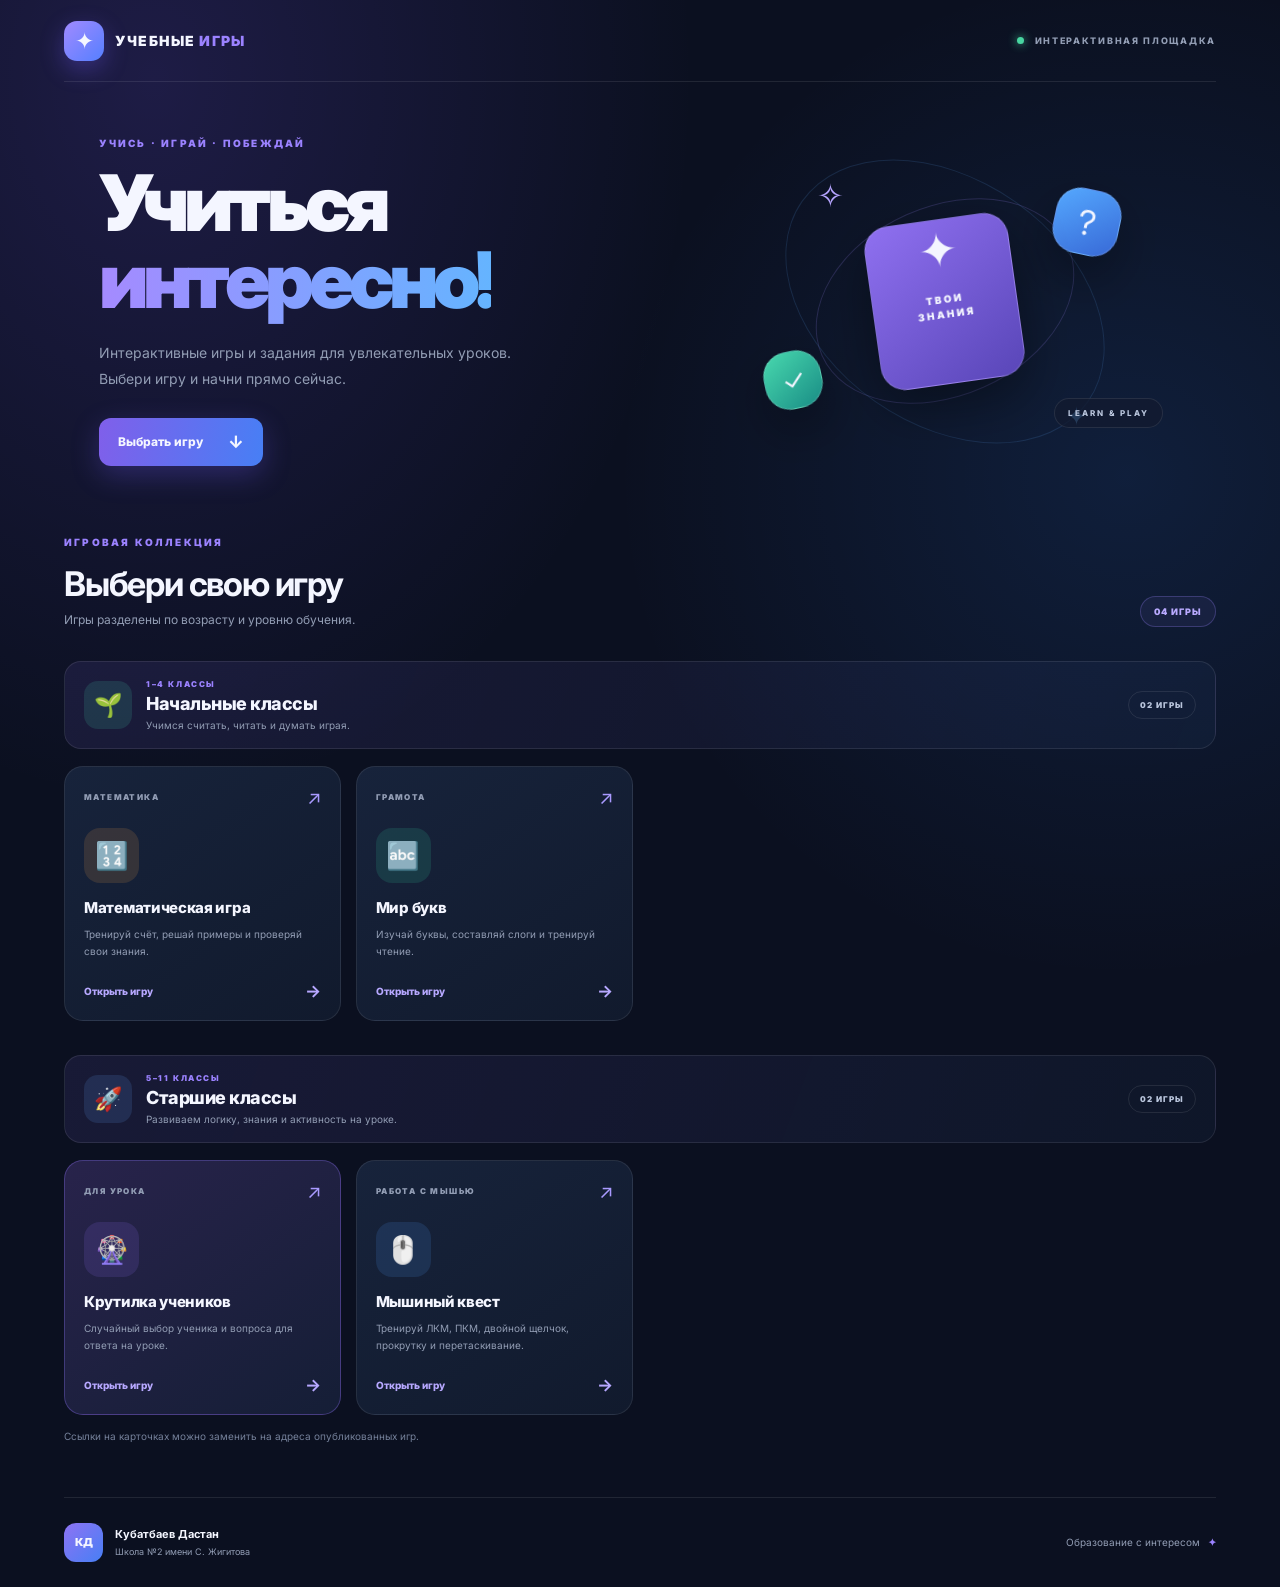
<file: index.html>
<!DOCTYPE html>
<html lang="ru">
<head>
  <meta charset="UTF-8">
  <meta name="viewport" content="width=device-width, initial-scale=1.0">
  <meta name="theme-color" content="#0b1020">
  <meta name="description" content="Интерактивные учебные игры для уроков. Кубатбаев Дастан, школа №2 имени С. Жигитова.">
  <title>Учебные игры | Кубатбаев Дастан</title>
  <link rel="stylesheet" href="assert/main-page.css">
</head>
<body>
  <div class="page-shell">
    <header class="topbar">
      <a class="brand" href="#" aria-label="Главная страница">
        <span class="brand-mark">✦</span>
        <span class="brand-name">УЧЕБНЫЕ<span>ИГРЫ</span></span>
      </a>
      <span class="topbar-label"><span class="live-dot"></span> ИНТЕРАКТИВНАЯ ПЛОЩАДКА</span>
    </header>

    <main>
      <section class="hero">
        <div class="hero-copy">
          <p class="eyebrow">УЧИСЬ · ИГРАЙ · ПОБЕЖДАЙ</p>
          <h1>Учиться<br><span>интересно!</span></h1>
          <p class="hero-description">
            Интерактивные игры и задания для увлекательных уроков.
            Выбери игру и начни прямо сейчас.
          </p>
          <a class="primary-link" href="#games">Выбрать игру <span>↓</span></a>
        </div>
        <div class="hero-art" aria-hidden="true">
          <div class="orbit orbit-one"></div>
          <div class="orbit orbit-two"></div>
          <div class="art-card card-purple">✦<small>ТВОИ<br>ЗНАНИЯ</small></div>
          <div class="art-card card-blue">?</div>
          <div class="art-card card-green">✓</div>
          <div class="art-star star-one">✧</div>
          <div class="art-star star-two">✦</div>
          <div class="art-pill">LEARN & PLAY</div>
        </div>
      </section>

      <section class="games-section" id="games">
        <div class="section-heading">
          <div>
            <p class="eyebrow">ИГРОВАЯ КОЛЛЕКЦИЯ</p>
            <h2>Выбери свою игру</h2>
            <p class="section-description">Игры разделены по возрасту и уровню обучения.</p>
          </div>
          <span class="games-count">04 ИГРЫ</span>
        </div>

        <section class="class-group" aria-labelledby="primary-title">
          <div class="class-heading">
            <div class="class-heading-icon primary-icon">🌱</div>
            <div>
              <p class="class-kicker">1–4 КЛАССЫ</p>
              <h3 id="primary-title">Начальные классы</h3>
              <p>Учимся считать, читать и думать играя.</p>
            </div>
            <span class="class-count">02 ИГРЫ</span>
          </div>

          <div class="games-grid">
            <a class="game-card" href="./math/index.html">
              <div class="game-topline">
                <span class="game-category">МАТЕМАТИКА</span>
                <span class="game-arrow">↗</span>
              </div>
              <div class="game-icon icon-orange">🔢</div>
              <h3>Математическая игра</h3>
              <p>Тренируй счёт, решай примеры и проверяй свои знания.</p>
              <span class="game-action">Открыть игру <b>→</b></span>
            </a>

            <a class="game-card" href="./alphabet/index.html">
              <div class="game-topline">
                <span class="game-category">ГРАМОТА</span>
                <span class="game-arrow">↗</span>
              </div>
              <div class="game-icon icon-green">🔤</div>
              <h3>Мир букв</h3>
              <p>Изучай буквы, составляй слоги и тренируй чтение.</p>
              <span class="game-action">Открыть игру <b>→</b></span>
            </a>
          </div>
        </section>

        <section class="class-group senior-group" aria-labelledby="senior-title">
          <div class="class-heading">
            <div class="class-heading-icon senior-icon">🚀</div>
            <div>
              <p class="class-kicker">5–11 КЛАССЫ</p>
              <h3 id="senior-title">Старшие классы</h3>
              <p>Развиваем логику, знания и активность на уроке.</p>
            </div>
            <span class="class-count">02 ИГРЫ</span>
          </div>

          <div class="games-grid">
            <a class="game-card featured" href="./classspin/index.html">
              <div class="game-topline">
                <span class="game-category">ДЛЯ УРОКА</span>
                <span class="game-arrow">↗</span>
              </div>
              <div class="game-icon icon-purple">🎡</div>
              <h3>Крутилка учеников</h3>
              <p>Случайный выбор ученика и вопроса для ответа на уроке.</p>
              <span class="game-action">Открыть игру <b>→</b></span>
            </a>

            <a class="game-card" href="./mouse_play/mouse_quest_30.html">
              <div class="game-topline">
                  <span class="game-category">РАБОТА С МЫШЬЮ</span>
                  <span class="game-arrow">↗</span>
              </div>
              <div class="game-icon icon-blue">🖱️</div>
              <h3>Мышиный квест</h3>
              <p>Тренируй ЛКМ, ПКМ, двойной щелчок, прокрутку и перетаскивание.</p>
              <span class="game-action">Открыть игру <b>→</b></span>
          </a>
          </div>
        </section>
        <p class="hint">Ссылки на карточках можно заменить на адреса опубликованных игр.</p>
      </section>
    </main>

    <footer class="footer">
      <div class="teacher">
        <div class="teacher-avatar">КД</div>
        <div>
          <strong>Кубатбаев Дастан</strong>
          <span>Школа №2 имени С. Жигитова</span>
        </div>
      </div>
      <span class="footer-note">Образование с интересом <b>✦</b></span>
    </footer>
  </div>
</body>
</html>
</file>
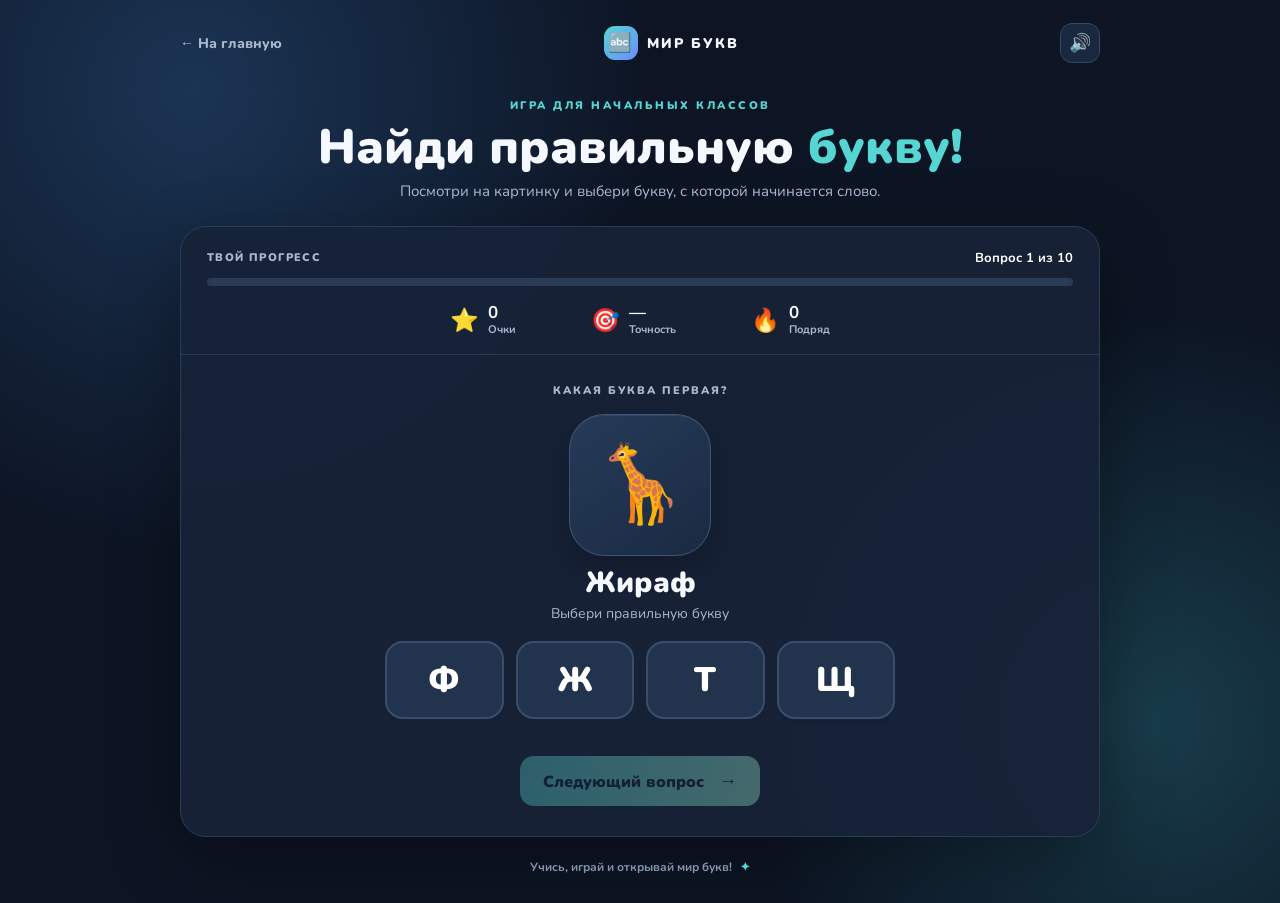
<file: alphabet/index.html>
<!DOCTYPE html>
<html lang="ru">
<head>
  <meta charset="UTF-8">
  <meta name="viewport" content="width=device-width, initial-scale=1.0">
  <meta name="theme-color" content="#101827">
  <title>Мир букв — Найди правильную букву</title>
  <link rel="stylesheet" href="style.css">
</head>
<body>
  <main class="app">
    <header class="topbar">
      <a class="back-link" href="../index.html">← На главную</a>
      <div class="brand"><span class="brand-icon">🔤</span><span>МИР БУКВ</span></div>
      <div class="sound-wrap">
        <button id="soundBtn" class="icon-btn" aria-label="Звук" title="Включить или выключить звук">🔊</button>
      </div>
    </header>

    <section class="hero">
      <div class="eyebrow">ИГРА ДЛЯ НАЧАЛЬНЫХ КЛАССОВ</div>
      <h1>Найди правильную <span>букву!</span></h1>
      <p>Посмотри на картинку и выбери букву, с которой начинается слово.</p>
    </section>

    <section class="game-card" aria-live="polite">
      <div class="game-meta">
        <div class="progress-label"><span>ТВОЙ ПРОГРЕСС</span><strong id="progressText">Вопрос 1 из 10</strong></div>
        <div class="progress-track"><div id="progressBar" class="progress-fill"></div></div>
        <div class="stats">
          <div class="stat"><span>⭐</span><div><strong id="score">0</strong><small>Очки</small></div></div>
          <div class="stat"><span>🎯</span><div><strong id="accuracy">—</strong><small>Точность</small></div></div>
          <div class="stat"><span>🔥</span><div><strong id="streak">0</strong><small>Подряд</small></div></div>
        </div>
      </div>

      <div class="question-area">
        <div class="instruction">КАКАЯ БУКВА ПЕРВАЯ?</div>
        <div class="picture" id="picture" role="img" aria-label="Картинка">🍎</div>
        <h2 id="word">Арбуз</h2>
        <p class="hint">Выбери правильную букву</p>
        <div id="answers" class="answers">
          <button class="answer">А</button><button class="answer">О</button>
          <button class="answer">И</button><button class="answer">У</button>
        </div>
        <div id="feedback" class="feedback" aria-live="assertive"> </div>
        <button id="nextBtn" class="next-btn" disabled>Следующий вопрос <span>→</span></button>
      </div>
    </section>

    <footer>Учись, играй и открывай мир букв! <span>✦</span></footer>
  </main>
  <script src="script.js"></script>
</body>
</html>
</file>
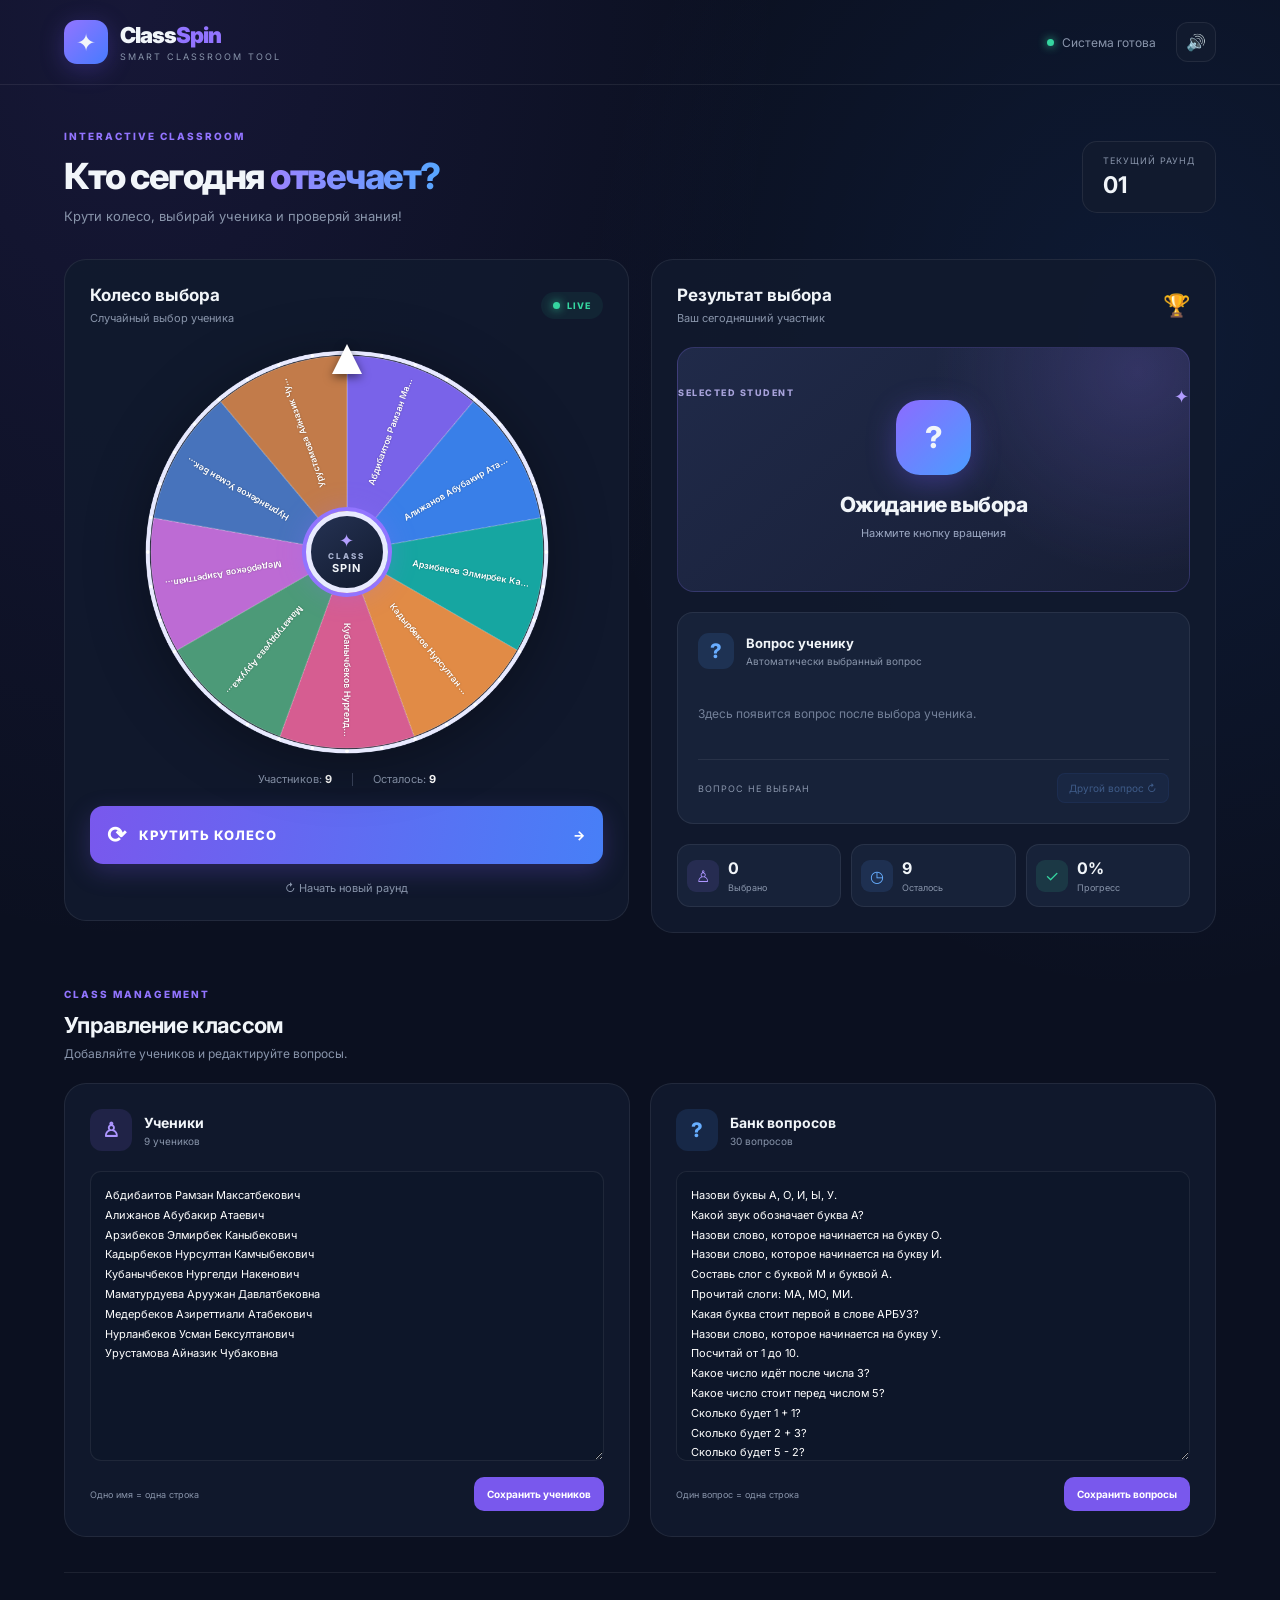
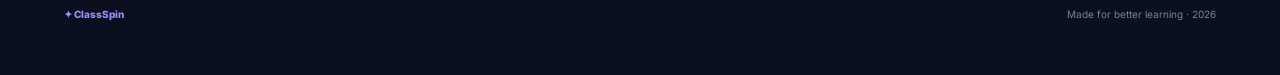
<file: classspin/index.html>
<!DOCTYPE html>
<html lang="ru">
<head>
    <meta charset="UTF-8">
    <meta name="viewport" content="width=device-width, initial-scale=1.0">
    <meta name="theme-color" content="#0b1020">
    <title>ClassSpin — Крутилка для уроков</title>
    <link rel="stylesheet" href="style.css">
</head>
<body>

<div class="app">

    <!-- HEADER -->
    <header class="header">
        <div class="brand">
            <div class="brand-icon">✦</div>
            <div>
                <h1>Class<span>Spin</span></h1>
                <p>SMART CLASSROOM TOOL</p>
            </div>
        </div>

        <div class="header-right">
            <div class="status">
                <span class="status-dot"></span>
                Система готова
            </div>
            <button class="icon-btn" id="soundToggle" title="Звук">🔊</button>
        </div>
    </header>

    <!-- MAIN -->
    <main class="main">

        <section class="intro">
            <div>
                <div class="eyebrow">INTERACTIVE CLASSROOM</div>
                <h2>Кто сегодня <span>отвечает?</span></h2>
                <p>Крути колесо, выбирай ученика и проверяй знания!</p>
            </div>

            <div class="round-info">
                <span>ТЕКУЩИЙ РАУНД</span>
                <strong id="roundNumber">01</strong>
            </div>
        </section>

        <div class="dashboard">

            <!-- LEFT: WHEEL -->
            <section class="wheel-section">

                <div class="section-heading">
                    <div>
                        <h3>Колесо выбора</h3>
                        <p>Случайный выбор ученика</p>
                    </div>
                    <div class="live-badge">
                        <span></span> LIVE
                    </div>
                </div>

                <div class="wheel-container" id="wheelContainer">

                    <div class="wheel-pointer"></div>

                    <canvas id="wheelCanvas" width="700" height="700">
                        Ваш браузер не поддерживает Canvas.
                    </canvas>

                    <div class="wheel-center">
                        <div class="center-star">✦</div>
                        <span>CLASS</span>
                        <strong>SPIN</strong>
                    </div>

                </div>

                <div class="wheel-counter">
                    <span>Участников: <strong id="totalCount">30</strong></span>
                    <span class="counter-divider"></span>
                    <span>Осталось: <strong id="remainingCount">30</strong></span>
                </div>

                <button class="spin-button" id="spinButton">
                    <span class="spin-icon">⟳</span>
                    <span>КРУТИТЬ КОЛЕСО</span>
                    <span class="spin-arrow">→</span>
                </button>

                <button class="reset-round" id="resetButton">
                    ↻ Начать новый раунд
                </button>

            </section>

            <!-- RIGHT: RESULTS -->
            <section class="result-section">

                <div class="section-heading">
                    <div>
                        <h3>Результат выбора</h3>
                        <p>Ваш сегодняшний участник</p>
                    </div>
                    <div class="result-icon">🏆</div>
                </div>

                <div class="student-card" id="studentCard">
                    <div class="card-top">
                        <span class="card-label">SELECTED STUDENT</span>
                        <span class="card-star">✦</span>
                    </div>

                    <div class="student-avatar" id="studentAvatar">?</div>

                    <div class="student-placeholder" id="studentName">
                        Ожидание выбора
                    </div>

                    <div class="student-subtitle" id="studentSubtitle">
                        Нажмите кнопку вращения
                    </div>
                </div>

                <!-- QUESTION -->
                <div class="question-card">
                    <div class="question-header">
                        <div class="question-symbol">?</div>
                        <div>
                            <h3>Вопрос ученику</h3>
                            <p>Автоматически выбранный вопрос</p>
                        </div>
                    </div>

                    <div class="question-content" id="questionContent">
                        <span class="question-empty">
                            Здесь появится вопрос после выбора ученика.
                        </span>
                    </div>

                    <div class="question-footer">
                        <span id="questionNumber">ВОПРОС НЕ ВЫБРАН</span>
                        <button id="nextQuestionButton" disabled>
                            Другой вопрос ↻
                        </button>
                    </div>
                </div>

                <!-- STATISTICS -->
                <div class="statistics">
                    <div class="stat-item">
                        <span class="stat-icon purple">♙</span>
                        <div>
                            <strong id="selectedCount">0</strong>
                            <span>Выбрано</span>
                        </div>
                    </div>

                    <div class="stat-item">
                        <span class="stat-icon blue">◷</span>
                        <div>
                            <strong id="leftCount">30</strong>
                            <span>Осталось</span>
                        </div>
                    </div>

                    <div class="stat-item">
                        <span class="stat-icon green">✓</span>
                        <div>
                            <strong id="progressPercent">0%</strong>
                            <span>Прогресс</span>
                        </div>
                    </div>
                </div>

            </section>

        </div>

        <!-- MANAGEMENT -->
        <section class="management">

            <div class="management-heading">
                <div>
                    <div class="eyebrow">CLASS MANAGEMENT</div>
                    <h2>Управление классом</h2>
                    <p>Добавляйте учеников и редактируйте вопросы.</p>
                </div>
            </div>

            <div class="management-grid">

                
                <!-- STUDENTS -->
                <div class="management-card">

                    <div class="management-title">
                        <div class="management-icon purple-bg">♙</div>
                        <div>
                            <h3>Ученики</h3>
                            <p id="studentListCount">30 учеников</p>
                        </div>
                    </div>

                    <div class="question-editor">
                        <textarea
                            id="studentsInput"
                            placeholder="Каждого ученика вводите с новой строки..."
                            spellcheck="false"
                        ></textarea>

                        <div class="editor-footer">
                            <span>Одно имя = одна строка</span>
                            <button id="saveStudentsButton">
                                Сохранить учеников
                            </button>
                        </div>
                    </div>

                </div>


                <!-- QUESTIONS -->
                <div class="management-card">

                    <div class="management-title">
                        <div class="management-icon blue-bg">?</div>
                        <div>
                            <h3>Банк вопросов</h3>
                            <p id="questionListCount">Вопросы для урока</p>
                        </div>
                    </div>

                    <div class="question-editor">
                        <textarea
                            id="questionsInput"
                            placeholder="Каждый вопрос вводите с новой строки..."
                            spellcheck="false"
                        ></textarea>

                        <div class="editor-footer">
                            <span>Один вопрос = одна строка</span>
                            <button id="saveQuestionsButton">
                                Сохранить вопросы
                            </button>
                        </div>
                    </div>

                </div>

            </div>
        </section>

        <footer class="footer">
            <span>✦ ClassSpin</span>
            <span>Made for better learning · 2026</span>
        </footer>

    </main>
</div>

<div class="toast" id="toast"></div>

<script src="script.js"></script>
</body>
</html>
</file>
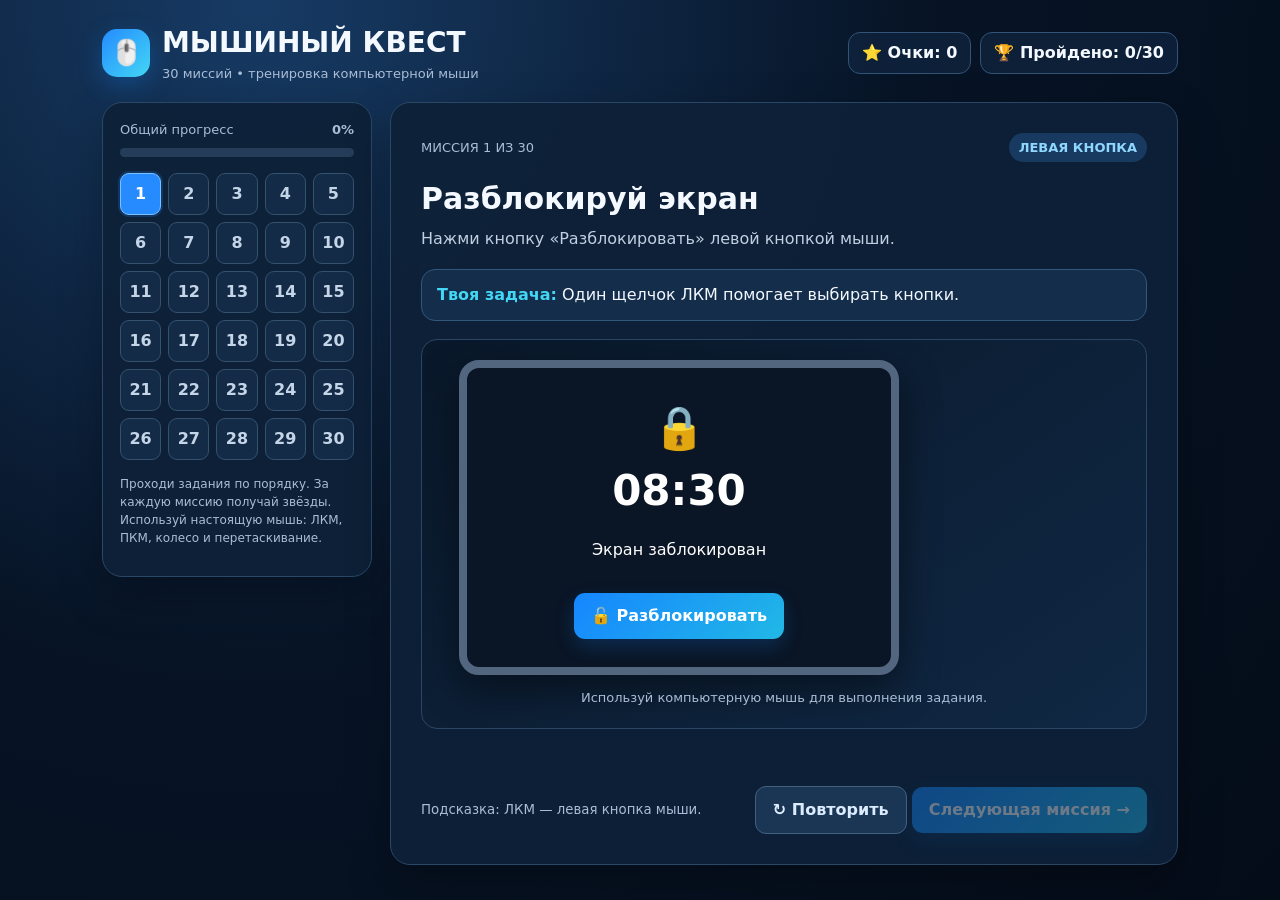
<file: mouse_play/mouse_quest_30.html>
<!DOCTYPE html>
<html lang="ru">
<head>
<meta charset="UTF-8">
<meta name="viewport" content="width=device-width, initial-scale=1.0">
<title>Мышиный квест — 30 заданий</title>
<style>
:root{--bg:#071426;--panel:#10243e;--panel2:#142d4d;--blue:#258bff;--cyan:#42d7f5;--text:#f4f8ff;--muted:#a9bdd6;--green:#35d39a;--yellow:#ffd166;--red:#ff6b75}
*{box-sizing:border-box}body{margin:0;min-height:100vh;background:radial-gradient(circle at 20% 0%,#173b65 0,#071426 48%,#040c18 100%);color:var(--text);font:16px/1.5 system-ui,-apple-system,Segoe UI,sans-serif}
button{font:inherit;cursor:pointer}.app{max-width:1120px;margin:auto;padding:22px}.top{display:flex;justify-content:space-between;align-items:center;gap:16px;margin-bottom:18px}.brand{display:flex;align-items:center;gap:12px}.logo{width:48px;height:48px;border-radius:15px;background:linear-gradient(135deg,var(--blue),var(--cyan));display:grid;place-items:center;font-size:25px;box-shadow:0 8px 25px #168bff44}.brand h1{font-size:clamp(20px,3vw,28px);margin:0}.brand p{margin:0;color:var(--muted);font-size:13px}.stats{display:flex;gap:9px;flex-wrap:wrap}.stat{background:#10243ecc;border:1px solid #315477;border-radius:12px;padding:8px 13px;font-weight:700}.layout{display:grid;grid-template-columns:270px 1fr;gap:18px}.sidebar,.main{background:#0d2038eF;border:1px solid #294766;border-radius:20px;box-shadow:0 18px 45px #0004}.sidebar{padding:17px;height:max-content}.progress-head{display:flex;justify-content:space-between;color:var(--muted);font-size:13px}.bar{height:9px;background:#263d59;border-radius:20px;overflow:hidden;margin:9px 0 16px}.bar span{display:block;height:100%;width:0;background:linear-gradient(90deg,var(--blue),var(--cyan));transition:.3s}.task-list{display:grid;grid-template-columns:repeat(5,1fr);gap:7px}.task-dot{border:1px solid #34516e;background:#142b47;color:#c5d5e8;border-radius:9px;padding:8px 0;font-weight:700}.task-dot.active{background:var(--blue);border-color:#7cc1ff;color:white;box-shadow:0 0 0 2px #258bff33}.task-dot.done{background:#14563f;border-color:#35d39a;color:#caffea}.task-dot:disabled{cursor:default}.side-note{font-size:12px;color:var(--muted);margin-top:15px}.main{padding:clamp(18px,3vw,30px);min-height:600px}.task-meta{display:flex;justify-content:space-between;align-items:center;gap:12px;color:var(--muted);font-size:13px}.tag{padding:5px 10px;border-radius:20px;background:#183a60;color:#8fd7ff;font-weight:700}.main h2{font-size:clamp(22px,3vw,30px);margin:14px 0 6px}.desc{color:#c0d0e3;margin:0 0 18px}.mission{background:#132d4b;border:1px solid #31577b;border-radius:14px;padding:13px 15px;margin-bottom:18px}.mission b{color:var(--cyan)}.stage{min-height:300px;background:linear-gradient(145deg,#09182a,#102844);border:1px solid #294765;border-radius:16px;padding:20px;display:grid;place-items:center;position:relative;overflow:hidden}.stage-inner{width:100%;max-width:650px;text-align:center}.hint{font-size:13px;color:var(--muted);margin-top:13px}.primary,.secondary{border:0;border-radius:11px;padding:11px 17px;font-weight:800}.primary{background:linear-gradient(135deg,#1686ff,#21b8e6);color:white;box-shadow:0 8px 20px #168bff33}.secondary{background:#1b3655;color:#dcecff;border:1px solid #426180}.primary:disabled{opacity:.4;cursor:not-allowed}.feedback{min-height:28px;margin-top:13px;font-weight:700;color:var(--yellow)}.feedback.good{color:var(--green)}.bottom{display:flex;justify-content:space-between;gap:10px;margin-top:16px;align-items:center}.bottom small{color:var(--muted)}.screen{width:min(100%,440px);border:8px solid #52677f;border-radius:20px;background:#0a1525;padding:28px 16px;color:white;box-shadow:0 15px 40px #0007}.screen .clock{font-size:42px;font-weight:800}.screen .lock{font-size:42px}.screen button{margin-top:15px}.target{display:inline-grid;place-items:center;min-width:58px;min-height:58px;padding:12px;border-radius:14px;background:#1b83e8;color:white;border:2px solid #9bd7ff;font-size:25px;user-select:none}.targets{display:flex;justify-content:center;gap:12px;flex-wrap:wrap}.tile{width:78px;height:78px;border-radius:13px;background:#193d60;border:2px solid #4a86b9;display:grid;place-items:center;font-size:28px;user-select:none}.tile.selected{background:#15583f;border-color:#35d39a}.dropzone{display:inline-grid;place-items:center;width:125px;height:105px;border:2px dashed #5f91bd;border-radius:15px;color:#a9bdd6;margin:8px}.draggable{display:inline-grid;place-items:center;width:70px;height:70px;border-radius:13px;background:#1686ff;font-size:28px;cursor:grab;touch-action:none;user-select:none}.track{height:180px;overflow-y:auto;text-align:left;background:#0a1728;border:1px solid #355575;border-radius:12px;padding:12px;max-width:420px;margin:auto}.track p{padding:13px;background:#142e4b;border-radius:9px;margin:8px 0}.choice{display:flex;gap:9px;justify-content:center;flex-wrap:wrap;margin:12px}.choice button{background:#1b3655;border:1px solid #456989;color:white;border-radius:10px;padding:10px 15px}.choice button.chosen{border-color:var(--green);background:#15583f}.meter{height:14px;max-width:360px;background:#273d58;border-radius:20px;margin:15px auto;overflow:hidden}.meter span{display:block;height:100%;width:0;background:var(--cyan)}.key{display:inline-block;border:1px solid #6885a4;border-bottom-width:3px;border-radius:6px;padding:2px 8px;background:#142d49;font-weight:800}.hidden{display:none!important}
@media(max-width:760px){.layout{grid-template-columns:1fr}.sidebar{order:2}.main{order:1;min-height:540px}.task-list{grid-template-columns:repeat(10,1fr)}.top{align-items:flex-start;flex-direction:column}.bottom{align-items:flex-start;flex-direction:column}}
</style>
</head>
<body>
<div class="app">
<header class="top">
 <div class="brand"><div class="logo">🖱️</div><div><h1>МЫШИНЫЙ КВЕСТ</h1><p>30 миссий • тренировка компьютерной мыши</p></div></div>
 <div class="stats"><div class="stat">⭐ Очки: <span id="score">0</span></div><div class="stat">🏆 Пройдено: <span id="done">0</span>/30</div></div>
</header>
<div class="layout">
 <aside class="sidebar">
  <div class="progress-head"><span>Общий прогресс</span><b id="percent">0%</b></div><div class="bar"><span id="progress"></span></div>
  <div class="task-list" id="taskList"></div>
  <p class="side-note">Проходи задания по порядку. За каждую миссию получай звёзды. Используй настоящую мышь: ЛКМ, ПКМ, колесо и перетаскивание.</p>
 </aside>
 <main class="main">
  <div class="task-meta"><span id="taskNum">МИССИЯ 1 ИЗ 30</span><span class="tag" id="category">ЛЕВАЯ КНОПКА</span></div>
  <h2 id="title">Разблокируй экран</h2>
  <p class="desc" id="description">Проверь, как работает щелчок левой кнопкой мыши.</p>
  <div class="mission"><b>Твоя задача:</b> <span id="mission">Нажми кнопку «Разблокировать» левой кнопкой мыши.</span></div>
  <section class="stage" id="stage"><div class="stage-inner"></div></section>
  <div class="feedback" id="feedback" aria-live="polite"></div>
  <div class="bottom"><small id="tip">Подсказка: ЛКМ — левая кнопка мыши.</small><div><button class="secondary" id="resetBtn">↻ Повторить</button> <button class="primary" id="nextBtn" disabled>Следующая миссия →</button></div></div>
 </main>
</div>
</div>
<script>
const $=s=>document.querySelector(s);
let current=0, score=0, completed=new Set(), cleanup=null, taskState={};
const tasks=[
["Разблокируй экран","Левая кнопка","Нажми кнопку «Разблокировать» левой кнопкой мыши.","Один щелчок ЛКМ помогает выбирать кнопки.","ЛКМ — левая кнопка мыши.", "unlock"],
["Открой приложение","Левая кнопка","Щёлкни один раз по значку папки.","Один щелчок выбирает объект.","Не нажимай два раза подряд.","single"],
["Запусти программу","Двойной щелчок","Дважды быстро щёлкни по значку компьютера.","Двойной щелчок обычно открывает файл или программу.","Два быстрых нажатия ЛКМ.","double"],
["Выбери правильный значок","Левая кнопка","Нажми на значок с изображением звезды.","ЛКМ выбирает нужный объект.","Выбери только ⭐.","pick"],
["Поставь отметку","Левая кнопка","Нажми на пустой квадрат, чтобы поставить галочку.","Щелчок меняет состояние переключателя.","Нужно включить флажок.","check"],
["Собери пару","Левая кнопка","Нажми сначала на мышь, затем на компьютер.","Щёлкай по двум подходящим карточкам.","Мышь работает с компьютером.","pair"],
["Открой контекстное меню","Правая кнопка","Нажми ПКМ по синему объекту.","Правая кнопка открывает контекстное меню.","Нажми правой кнопкой.","context"],
["Выбери команду","Правая кнопка","Открой меню правой кнопкой и выбери «Копировать».","В меню можно выбирать команды.","Сначала ПКМ, затем ЛКМ по команде.","menu"],
["Секретное меню","Правая кнопка","Нажми ПКМ по значку замка.","Попробуй открыть меню объекта.","ПКМ — правая кнопка мыши.","right"],
["Найди свойства","Правая кнопка","Открой меню правой кнопкой и выбери «Свойства».","Контекстное меню зависит от объекта.","Выбери «Свойства».","properties"],
["Прокрути вниз","Колёсико","Прокрути содержимое вниз до сообщения «Финиш».","Колёсико перемещает страницу вверх и вниз.","Прокручивай внутри окна.","scroll"],
["Поднимись наверх","Колёсико","Прокрути окно вверх до самого первого блока.","Колёсико помогает быстро возвращаться к началу.","Прокрути вверх.","up"],
["Найди спрятанное слово","Колёсико","Прокрути вниз и найди слово «ИНФОРМАТИКА».","Иногда нужная информация находится ниже.","Прокрути до нужного блока.","find"],
["Настрой масштаб","Колёсико","Удерживай Ctrl и прокрути колесо вверх.","Ctrl + колесо меняет масштаб во многих программах.","Удерживай Ctrl во время прокрутки.","zoom"],
["Прокрути список","Колёсико","Прокрути список до пункта №5.","Колёсико удобно для длинных списков.","Прокрути область списка.","list"],
["Передвинь файл","Перетаскивание","Зажми ЛКМ на файле, перетащи его в папку и отпусти.","Перетаскивание: зажать → переместить → отпустить.","Не просто щёлкни, а удерживай кнопку.","drag"],
["Собери пазл","Перетаскивание","Перетащи кусочек пазла в пустое место.","Перетаскивание помогает перемещать объекты.","Удерживай ЛКМ.","puzzle"],
["Перемести картинку","Перетаскивание","Перетащи картинку в рамку.","Попробуй переместить объект мышью.","Отпусти картинку внутри рамки.","image"],
["Расставь фигуры","Перетаскивание","Перетащи круг в круг, квадрат в квадрат.","Соедини предметы с подходящими местами.","Каждой фигуре — своё место.","shapes"],
["Сортировка файлов","Перетаскивание","Перетащи три файла в папки по цвету.","Перемещай каждый файл отдельно.","Синий — в синюю папку и т.д.","sort"],
["Точный щелчок","Точность","Нажми на маленькую движущуюся цель.","Наведи курсор точно на цель и нажми ЛКМ.","Не торопись.","target"],
["Попади по мишени","Точность","Нажми на все три мишени по очереди.","Тренируем точность указателя.","Попади в каждую мишень.","targets"],
["Выбери несколько объектов","Выделение","Нажми на три карточки, чтобы выделить их.","ЛКМ выбирает объекты.","Выдели все карточки.","multi"],
["Сними выделение","Выделение","Нажми на пустое место, чтобы снять выделение.","Щелчок по пустому месту часто снимает выбор.","Кликни вне карточек.","deselect"],
["Переключи переключатель","Левая кнопка","Нажми на переключатель, чтобы включить свет.","Щелчком можно включать и выключать настройки.","Сделай переключатель зелёным.","toggle"],
["Удержи и выдели","Перетаскивание","Зажми ЛКМ и протяни рамку вокруг трёх звёзд.","Так можно выделять группу объектов.","Начни с пустого места и протяни.","marquee"],
["Прокрути и выбери","Колёсико + ЛКМ","Найди в списке слово «ГОТОВО» и нажми на него.","Сначала прокрутка, затем щелчок.","Два действия подряд.","scrollpick"],
["Правая кнопка — меню","Правая кнопка","Открой меню и выбери «Переименовать».","Используй контекстное меню.","ПКМ, затем ЛКМ по команде.","rename"],
["Мышиный марафон","Все действия","Открой меню ПКМ, выбери «Старт», затем прокрути вниз и нажми финиш.","Применяй несколько навыков вместе.","ПКМ → команда → колесо → ЛКМ.","marathon"],
["Мастер мыши","Финальная миссия","Разблокируй экран, перетащи ключ к замку и нажми финиш.","Ты освоил основные действия с компьютерной мышью!","Используй ЛКМ, ПКМ и перетаскивание.","final"]
];
function setFeedback(t,good=false){$("#feedback").textContent=t;$("#feedback").className="feedback"+(good?" good":"")}
function win(msg="Отлично! Миссия выполнена. ⭐"){if(completed.has(current))return;completed.add(current);score+=10;$("#score").textContent=score;$("#done").textContent=completed.size;$("#nextBtn").disabled=false;setFeedback(msg,true);renderList()}
function renderList(){let p=completed.size/30*100;$("#progress").style.width=p+"%";$("#percent").textContent=Math.round(p)+"%";$("#taskList").innerHTML=tasks.map((t,i)=>`<button class="task-dot ${i===current?"active":""} ${completed.has(i)?"done":""}" ${i>0&&!completed.has(i-1)?"disabled":""} data-i="${i}" title="${t[0]}">${completed.has(i)?"✓":i+1}</button>`).join("");document.querySelectorAll(".task-dot").forEach(b=>b.onclick=()=>{let i=+b.dataset.i;if(i===0||completed.has(i-1))load(i)})}
function stage(html){$("#stage").innerHTML=`<div class="stage-inner">${html}</div>`}
function button(text,fn,cls="primary"){let b=document.createElement("button");b.className=cls;b.textContent=text;b.onclick=fn;return b}
function addClick(el,fn){el.addEventListener("click",fn)}
function drag(el,zone,fn){el.draggable=true;el.addEventListener("dragstart",e=>{e.dataTransfer.setData("text/plain","yes")});zone.addEventListener("dragover",e=>e.preventDefault());zone.addEventListener("drop",e=>{e.preventDefault();fn()})}
function load(i=current){if(cleanup)cleanup();cleanup=null;taskState={};current=i;let t=tasks[i];$("#taskNum").textContent=`МИССИЯ ${i+1} ИЗ 30`;$("#category").textContent=t[1].toUpperCase();$("#title").textContent=t[0];$("#description").textContent=t[2];$("#mission").textContent=t[3];$("#tip").textContent="Подсказка: "+t[4];$("#nextBtn").disabled=!completed.has(i);setFeedback("");renderList();build(t[5])}
function finishIf(cond,msg){if(cond)win(msg)}
function build(type){
const center='<div class="hint">Используй компьютерную мышь для выполнения задания.</div>';
switch(type){
case"unlock":stage(`<div class="screen"><div class="lock">🔒</div><div class="clock">08:30</div><p>Экран заблокирован</p><button class="primary" id="unlock">🔓 Разблокировать</button></div>${center}`);$("#unlock").onclick=()=>win("Экран разблокирован! Отличный щелчок ЛКМ.");break;
case"single":stage(`<div class="target" id="folder">📁</div><p>Нажми один раз на папку</p>${center}`);$("#folder").onclick=()=>win("Папка выбрана одним щелчком!");break;
case"double":stage(`<div class="target" id="pc">🖥️</div><p>Дважды быстро щёлкни по компьютеру</p>`);let n=0,last=0;$("#pc").onclick=()=>{let now=Date.now();n=now-last<550?n+1:1;last=now;if(n>=2)win("Программа открыта двойным щелчком!")};break;
case"pick":stage(`<div class="targets">${["🍎","⭐","🚀","🎈"].map(x=>`<button class="target pick">${x}</button>`).join("")}</div><p>Выбери звезду ⭐</p>`);document.querySelectorAll(".pick").forEach(b=>b.onclick=()=>b.textContent==="⭐"?win("Верно! Ты выбрал нужный значок."):setFeedback("Это не звезда. Попробуй ещё раз."));break;
case"check":stage(`<button class="secondary" id="check" style="font-size:28px">□</button><p>Нажми на квадрат, чтобы поставить галочку</p>`);$("#check").onclick=()=>{$("#check").textContent="☑";win("Галочка поставлена!")};break;
case"pair":stage(`<div class="targets"><button class="tile pair" data-v="mouse">🖱️</button><button class="tile pair" data-v="pc">💻</button><button class="tile pair" data-v="ball">⚽</button></div><p>Нажми на мышь, затем на компьютер</p>`);let first="";document.querySelectorAll(".pair").forEach(b=>b.onclick=()=>{if(!first){first=b.dataset.v;b.classList.add("selected")}else if(first==="mouse"&&b.dataset.v==="pc")win("Пара найдена!");else{first="";document.querySelectorAll(".pair").forEach(x=>x.classList.remove("selected"));setFeedback("Не та пара. Попробуй снова.")}});break;
case"context":case"right":stage(`<div class="target" id="rightObj">🧰</div><p>Нажми по объекту ПРАВОЙ кнопкой мыши</p><div id="contextMenu" class="choice hidden"><span>📄 Открыть</span><span>📋 Копировать</span></div>`);$("#rightObj").oncontextmenu=e=>{e.preventDefault();$("#contextMenu").classList.remove("hidden");win("Контекстное меню открыто правой кнопкой!")};break;
case"menu":case"properties":case"rename":stage(`<div class="target" id="menuObj">📁</div><p>Нажми ПКМ, затем выбери команду</p><div class="choice hidden" id="menuChoices">${(type==="menu"?["Открыть","Копировать","Удалить"]:type==="properties"?["Переименовать","Свойства","Удалить"]:["Открыть","Переименовать","Удалить"]).map(x=>`<button>${x}</button>`).join("")}</div>`);$("#menuObj").oncontextmenu=e=>{e.preventDefault();$("#menuChoices").classList.remove("hidden")};document.querySelectorAll("#menuChoices button").forEach(b=>b.onclick=()=>{let wanted=type==="menu"?"Копировать":type==="properties"?"Свойства":"Переименовать";if(b.textContent===wanted)win("Правильная команда выбрана!");else setFeedback("Выбери другую команду.")});break;
case"scroll":case"up":case"find":case"list":case"scrollpick":stage(`<div class="track" id="scrollBox">${Array.from({length:12},(_,j)=>`<p>${type==="find"&&j===10?"🔎 ИНФОРМАТИКА":type==="list"&&j===4?"Пункт №5":type==="scrollpick"&&j===10?"<button id='ready'>ГОТОВО</button>":type==="scroll"&&j===11?"🏁 ФИНИШ":`Блок информации №${j+1} — прокручивай список`}</p>`).join("")}</div><p>${type==="up"?"Прокрути до самого верха":type==="find"?"Найди слово ИНФОРМАТИКА":type==="list"?"Найди пункт №5":type==="scrollpick"?"Найди и нажми ГОТОВО":"Прокрути до ФИНИША"}</p>`);let box=$("#scrollBox");if(type==="up"){box.scrollTop=box.scrollHeight;box.onscroll=()=>{if(box.scrollTop<5)win("Ты вернулся в начало!")}}else if(type==="scroll"){box.onscroll=()=>{if(box.scrollTop+box.clientHeight>=box.scrollHeight-5)win("Финиш найден!")}}else if(type==="find"||type==="list"){box.onscroll=()=>{let target=type==="find"?"ИНФОРМАТИКА":"Пункт №5";if(box.innerText.includes(target)&&box.scrollTop>30)win("Нужная информация найдена!")}}else{box.onscroll=()=>{let r=$("#ready");if(r)r.onclick=()=>win("Ты нашёл и выбрал ГОТОВО!")}}break;
case"zoom":stage(`<div class="screen"><p>Размер текста</p><div id="zoomText" style="font-size:16px">Учиться работать с мышью интересно!</div><p>Удерживай Ctrl и прокрути колесо вверх</p></div>`);let z=0;document.addEventListener("wheel",function(e){if(e.ctrlKey&&e.deltaY<0){z++;$("#zoomText").style.fontSize=(16+z*3)+"px";if(z>=2)win("Масштаб увеличен сочетанием Ctrl + колесо!")}}, {passive:true});cleanup=()=>{};break;
case"drag":case"image":case"puzzle":case"shapes":case"sort":stage(`<div class="targets"><div class="draggable" id="dragItem">${type==="image"?"🖼️":type==="puzzle"?"🧩":type==="shapes"?"🔵":type==="sort"?"🔵":"📄"}</div><div class="dropzone" id="dropZone">${type==="image"?"🖼️ Рамка":type==="puzzle"?"Пазл":type==="shapes"?"Круг":type==="sort"?"Синяя папка":"📁 Папка"}</div></div><p>Зажми объект ЛКМ, перетащи в нужное место и отпусти</p>`);drag($("#dragItem"),$("#dropZone"),()=>{ $("#dropZone").style.background="#14563f";win("Объект успешно перемещён!")});break;
case"target":case"targets":stage(`<div class="targets">${Array.from({length:type==="target"?1:3},(_,j)=>`<button class="target hit" style="font-size:${type==="target"?18:25}px">🎯</button>`).join("")}</div><p>Попади по ${type==="target"?"цели":"всем трём мишеням"}</p>`);let hits=0;document.querySelectorAll(".hit").forEach(b=>b.onclick=()=>{if(b.disabled)return;b.disabled=true;b.textContent="✓";hits++;if(hits===(type==="target"?1:3))win("Меткость отличная! Все цели поражены.")});break;
case"multi":stage(`<div class="targets">${["🍀","⭐","💎"].map(x=>`<button class="tile multi">${x}</button>`).join("")}</div><p>Выдели все три карточки</p>`);let c=0;document.querySelectorAll(".multi").forEach(b=>b.onclick=()=>{if(!b.classList.contains("selected")){b.classList.add("selected");c++}if(c===3)win("Все три объекта выделены!")});break;
case"deselect":stage(`<div class="targets"><button class="tile selected">📄</button><button class="tile selected">📁</button></div><p>Нажми на свободное место внутри поля</p><div id="blank" style="height:75px;border:2px dashed #456989;border-radius:12px;margin:12px"></div>`);$("#blank").onclick=()=>{document.querySelectorAll(".tile").forEach(x=>x.classList.remove("selected"));win("Выделение снято!")};break;
case"toggle":stage(`<button id="switch" class="secondary" style="font-size:26px">⚫ ВЫКЛ</button><p>Включи свет щелчком</p>`);$("#switch").onclick=()=>{$("#switch").textContent="🟢 ВКЛ";$("#switch").style.background="#14563f";win("Свет включён!")};break;
case"marquee":stage(`<div class="targets">${["⭐","⭐","⭐"].map(x=>`<span class="target">${x}</span>`).join("")}</div><p>Нажми и протяни рамку мышью вокруг звёзд</p><div id="marqueeArea" style="height:85px;border:2px dashed #456989;border-radius:12px;margin:12px;display:grid;place-items:center">Поле выделения</div>`);let area=$("#marqueeArea"),down=false;area.onmousedown=()=>down=true;area.onmouseup=()=>{if(down){down=false;area.style.background="#14563f";win("Группа объектов выделена!")}};break;
case"marathon":case"final":stage(`<div class="screen"><div class="lock">🔒</div><p>Финальное испытание</p><button id="start" class="primary">Старт</button><div id="finalZone" class="hidden"><div class="targets"><div id="key" class="draggable">🔑</div><div id="lockZone" class="dropzone">🔒 Замок</div></div><button id="finish" class="secondary">ФИНИШ</button></div><div id="marathonMenu" class="choice hidden"><button id="go">Продолжить</button></div></div>`);$("#start").onclick=()=>{if(type==="marathon"){$("#marathonMenu").classList.remove("hidden");$("#go").onclick=()=>{$("#finalZone").classList.remove("hidden");$("#marathonMenu").classList.add("hidden");drag($("#key"),$("#lockZone"),()=>{$("#lockZone").textContent="🔓";taskState.key=true;setFeedback("Замок открыт! Теперь нажми ФИНИШ.")})}}else $("#finalZone").classList.remove("hidden")};drag($("#key"),$("#lockZone"),()=>{$("#lockZone").textContent="🔓";taskState.key=true;setFeedback("Замок открыт! Нажми ФИНИШ.")});$("#finish").onclick=()=>taskState.key?win("Поздравляем! Ты стал Мастером компьютерной мыши! 🏆"):setFeedback("Сначала перетащи ключ к замку!");break;
}
}
$("#nextBtn").onclick=()=>{if(current<29)load(current+1);else{stage(`<div style="font-size:70px">🏆</div><h2>Ты — Мастер мыши!</h2><p>Все 30 миссий пройдены. Ты умеешь пользоваться ЛКМ, ПКМ, колесом прокрутки и перетаскиванием.</p><button class="primary" id="again">Пройти заново</button>`);$("#taskNum").textContent="КВЕСТ ЗАВЕРШЁН";$("#category").textContent="ПОБЕДА";$("#title").textContent="Поздравляем!";$("#description").textContent="Ты успешно прошёл все испытания.";$("#mission").textContent="Ты настоящий мастер компьютерной мыши!";$("#again").onclick=()=>{completed.clear();score=0;$("#score").textContent=0;$("#done").textContent=0;load(0)}}};
$("#resetBtn").onclick=()=>load(current);
load(0);
</script>
</body>
</html>
</file>
<file: assert/main-page.css>
@import url('https://fonts.googleapis.com/css2?family=Inter:wght@400;500;600;700;800;900&display=swap');

:root {
  --bg: #0b1020;
  --surface: #121b30;
  --surface-hover: #192640;
  --text: #f4f6ff;
  --muted: #929db4;
  --purple: #9b82ff;
  --blue: #62a9ff;
  --line: rgba(255,255,255,.09);
}

* { box-sizing: border-box; margin: 0; padding: 0; }

html { scroll-behavior: smooth; }

body {
  min-height: 100vh;
  color: var(--text);
  font-family: Inter, Arial, sans-serif;
  background:
    radial-gradient(ellipse at 12% 5%, rgba(123,87,255,.17), transparent 34%),
    radial-gradient(ellipse at 88% 30%, rgba(49,137,255,.12), transparent 32%),
    var(--bg);
}

a { color: inherit; text-decoration: none; }

.page-shell { width: min(1160px, 90%); margin: 0 auto; }

.topbar {
  height: 82px;
  display: flex;
  align-items: center;
  justify-content: space-between;
  border-bottom: 1px solid var(--line);
}

.brand { display: flex; align-items: center; gap: 11px; }
.brand-mark {
  width: 40px; height: 40px; display: grid; place-items: center;
  border-radius: 13px; font-size: 23px;
  background: linear-gradient(135deg, #a18aff, #557fff);
  box-shadow: 0 8px 25px #765cff55;
}
.brand-name { font-size: 14px; font-weight: 900; letter-spacing: 1.2px; }
.brand-name span { color: var(--purple); margin-left: 4px; }
.topbar-label { color: var(--muted); font-size: 9px; font-weight: 800; letter-spacing: 1.7px; }
.live-dot { display: inline-block; width: 7px; height: 7px; margin-right: 7px; border-radius: 50%; background: #48d6a1; box-shadow: 0 0 10px #48d6a1; }

.hero {
  min-height: 390px; display: grid; grid-template-columns: 1.1fr .9fr;
  align-items: center; gap: 30px; padding: 55px 3% 45px;
}
.eyebrow { color: var(--purple); font-size: 10px; font-weight: 900; letter-spacing: 2.2px; margin-bottom: 15px; }
.hero h1 { font-size: clamp(48px, 7vw, 78px); line-height: .99; letter-spacing: -5px; font-weight: 900; }
.hero h1 span {
  background: linear-gradient(90deg, #a58aff, #65b4ff);
  -webkit-background-clip: text; background-clip: text; color: transparent;
}
.hero-description { max-width: 440px; margin-top: 22px; color: var(--muted); font-size: 14px; line-height: 1.8; }
.primary-link {
  display: inline-flex; align-items: center; gap: 25px; margin-top: 27px;
  padding: 14px 19px; border-radius: 12px; font-size: 12px; font-weight: 800;
  background: linear-gradient(100deg, #805fea, #477ff5);
  box-shadow: 0 9px 28px #765cff44; transition: transform .2s, box-shadow .2s;
}
.primary-link:hover { transform: translateY(-3px); box-shadow: 0 13px 32px #765cff66; }
.primary-link span { font-size: 17px; }

.hero-art { height: 300px; position: relative; display: grid; place-items: center; }
.orbit { position: absolute; border: 1px solid #9d8aff30; border-radius: 50%; transform: rotate(-24deg); }
.orbit-one { width: 270px; height: 190px; }
.orbit-two { width: 350px; height: 245px; transform: rotate(35deg); border-color: #65aaff25; }
.art-card {
  position: absolute; display: grid; place-items: center; border: 1px solid #ffffff28;
  border-radius: 25px; box-shadow: 0 20px 55px #0006; backdrop-filter: blur(12px);
}
.card-purple {
  width: 145px; height: 165px; z-index: 2; font-size: 48px;
  background: linear-gradient(145deg, #8f70f0, #5946b8);
  transform: rotate(-8deg); display: flex; flex-direction: column; gap: 13px;
}
.card-purple small { font-size: 10px; font-weight: 900; letter-spacing: 2px; text-align: center; line-height: 1.5; }
.card-blue { width: 66px; height: 66px; right: 13%; top: 38px; background: linear-gradient(145deg, #55a9ff, #3768d6); font-size: 34px; transform: rotate(12deg); }
.card-green { width: 58px; height: 58px; left: 12%; bottom: 42px; background: linear-gradient(145deg, #48d8ae, #198d85); font-size: 27px; transform: rotate(-12deg); }
.art-star { position: absolute; color: #b6a5ff; }
.star-one { top: 25px; left: 23%; font-size: 32px; }
.star-two { bottom: 20px; right: 20%; color: #70b9ff; font-size: 25px; }
.art-pill { position: absolute; bottom: 23px; right: 4%; padding: 9px 13px; border: 1px solid var(--line); border-radius: 30px; color: #b9c5dc; background: #121b30cc; font-size: 8px; font-weight: 800; letter-spacing: 2px; }

.games-section { padding: 25px 0 55px; }
.section-heading { display: flex; align-items: end; justify-content: space-between; margin-bottom: 24px; }
.section-heading h2 { font-size: clamp(25px, 4vw, 34px); letter-spacing: -1.2px; }
.section-description { margin-top: 8px; color: var(--muted); font-size: 12px; }
.games-count { color: #b9aaff; border: 1px solid #9b82ff44; background: #9b82ff12; border-radius: 30px; padding: 9px 13px; font-size: 9px; font-weight: 900; letter-spacing: 1px; }

.class-group { margin-top: 34px; }
.class-heading {
  display: flex; align-items: center; gap: 14px; margin-bottom: 17px;
  padding: 17px 19px; border: 1px solid var(--line); border-radius: 17px;
  background: linear-gradient(110deg, rgba(146,116,255,.10), rgba(98,169,255,.045));
}
.class-heading-icon {
  flex: 0 0 48px; width: 48px; height: 48px; display: grid; place-items: center;
  border-radius: 14px; font-size: 23px;
}
.primary-icon { background: rgba(72,216,174,.14); }
.senior-icon { background: rgba(98,169,255,.14); }
.class-kicker { color: var(--purple); font-size: 8px; font-weight: 900; letter-spacing: 1.6px; margin-bottom: 4px; }
.class-heading h3 { font-size: 18px; font-weight: 800; letter-spacing: -.5px; }
.class-heading p:last-child { color: var(--muted); font-size: 10px; margin-top: 5px; }
.class-count {
  margin-left: auto; white-space: nowrap; color: #b9c5dc; border: 1px solid var(--line);
  border-radius: 30px; padding: 8px 11px; font-size: 8px; font-weight: 900; letter-spacing: 1px;
}
.games-grid { display: grid; grid-template-columns: repeat(4, 1fr); gap: 15px; }
.game-card {
  min-height: 255px; padding: 19px; display: flex; flex-direction: column;
  border: 1px solid var(--line); border-radius: 19px;
  background: linear-gradient(145deg, #17233b, #111a2d);
  transition: transform .22s, border-color .22s, background .22s;
}
.game-card:hover { transform: translateY(-6px); border-color: #9b82ff70; background: var(--surface-hover); }
.game-card.featured { border-color: #9274ff55; background: linear-gradient(145deg, #28234b, #151e36); }
.game-topline { display: flex; align-items: center; justify-content: space-between; }
.game-category { color: var(--muted); font-size: 8px; font-weight: 900; letter-spacing: 1.4px; }
.game-arrow { color: #a99aff; font-size: 19px; }
.game-icon { width: 55px; height: 55px; display: grid; place-items: center; margin: 19px 0 15px; border-radius: 16px; font-size: 27px; }
.icon-purple { background: #9274ff24; }
.icon-blue { background: #4d9bff24; }
.icon-orange { background: #f3a34a24; }
.icon-green { background: #35d6a024; }
.game-card h3 { font-size: 15px; font-weight: 800; letter-spacing: -.3px; }
.game-card p { margin-top: 9px; color: var(--muted); font-size: 10px; line-height: 1.7; }
.game-action { display: flex; justify-content: space-between; align-items: center; margin-top: auto; padding-top: 17px; color: #b7a8ff; font-size: 10px; font-weight: 800; }
.game-action b { font-size: 17px; }
.hint { margin-top: 15px; color: #75819a; font-size: 10px; }

.footer {
  min-height: 90px; display: flex; align-items: center; justify-content: space-between;
  border-top: 1px solid var(--line); gap: 15px;
}
.teacher { display: flex; align-items: center; gap: 12px; }
.teacher-avatar { width: 39px; height: 39px; display: grid; place-items: center; border-radius: 12px; background: linear-gradient(135deg, #8e73f3, #477ff5); font-size: 11px; font-weight: 900; }
.teacher strong, .teacher span { display: block; }
.teacher strong { font-size: 11px; }
.teacher span { margin-top: 5px; color: var(--muted); font-size: 9px; }
.footer-note { color: var(--muted); font-size: 10px; }
.footer-note b { color: var(--purple); margin-left: 5px; }

@media (max-width: 900px) {
  .games-grid { grid-template-columns: repeat(2, 1fr); }
  .hero { grid-template-columns: 1fr 1fr; }
}
@media (max-width: 620px) {
  .page-shell { width: 91%; }
  .topbar { height: 70px; }
  .topbar-label { font-size: 7px; letter-spacing: 1px; }
  .hero { grid-template-columns: 1fr; padding: 48px 1% 25px; }
  .hero h1 { letter-spacing: -3px; }
  .hero-art { height: 235px; margin-top: 5px; }
  .orbit-one { width: 230px; height: 160px; }
  .orbit-two { width: 290px; height: 205px; }
  .card-purple { width: 120px; height: 140px; }
  .section-heading { align-items: start; }
  .class-heading { padding: 14px; gap: 10px; }
  .class-heading-icon { flex-basis: 42px; width: 42px; height: 42px; }
  .class-heading h3 { font-size: 15px; }
  .class-count { padding: 7px 8px; font-size: 7px; }
  .games-grid { gap: 10px; }
  .game-card { min-height: 245px; padding: 14px; }
  .game-card h3 { font-size: 13px; }
  .game-card p { font-size: 9px; }
  .footer { padding: 17px 0; align-items: flex-start; flex-direction: column; }
}
@media (max-width: 360px) {
  .games-grid { grid-template-columns: 1fr; }
}
</file>
<file: alphabet/style.css>
@import url('https://fonts.googleapis.com/css2?family=Nunito:wght@400;600;700;800;900&display=swap');

:root {
  --bg: #0d1524;
  --panel: #172338;
  --panel2: #1d2c45;
  --text: #f5f8ff;
  --muted: #aab8ce;
  --cyan: #55d6d2;
  --blue: #6c8cff;
  --green: #45d49a;
  --red: #ff7185;
}
* { box-sizing: border-box; }
body {
  margin: 0; min-height: 100vh; color: var(--text); font-family: 'Nunito', sans-serif;
  background: radial-gradient(circle at 15% 10%, #1b3454 0, transparent 34%),
              radial-gradient(circle at 90% 80%, #183c4a 0, transparent 30%), var(--bg);
}
button { font: inherit; }
.app { width: min(920px, calc(100% - 32px)); margin: 0 auto; padding: 22px 0 28px; }
.topbar { display: flex; align-items: center; justify-content: space-between; min-height: 42px; }
.back-link { color: var(--muted); text-decoration: none; font-size: 14px; font-weight: 800; }
.back-link:hover { color: white; }
.brand { display: flex; align-items: center; gap: 9px; letter-spacing: 2px; font-weight: 900; font-size: 14px; }
.brand-icon { display: grid; place-items: center; width: 34px; height: 34px; border-radius: 11px; background: linear-gradient(135deg,var(--cyan),var(--blue)); font-size: 19px; }
.icon-btn { border: 1px solid #354761; background: #19283e; color: white; border-radius: 12px; width: 40px; height: 40px; cursor: pointer; font-size: 18px; }
.hero { text-align: center; padding: 34px 0 25px; }
.eyebrow { color: var(--cyan); letter-spacing: 2.5px; font-weight: 900; font-size: 11px; }
h1 { margin: 8px 0 7px; font-size: clamp(30px, 5vw, 48px); line-height: 1.1; font-weight: 900; }
h1 span { color: var(--cyan); }
.hero p { margin: 0; color: var(--muted); font-size: 15px; }
.game-card { overflow: hidden; background: rgba(23,35,56,.94); border: 1px solid #2a3b55; border-radius: 26px; box-shadow: 0 22px 70px #0005; }
.game-meta { padding: 22px 26px 17px; border-bottom: 1px solid #2a3b55; }
.progress-label { display: flex; justify-content: space-between; align-items: center; font-size: 11px; letter-spacing: 1.4px; color: var(--muted); font-weight: 900; }
.progress-label strong { color: white; letter-spacing: 0; font-size: 13px; }
.progress-track { height: 8px; background: #2a3b55; border-radius: 99px; margin-top: 11px; overflow: hidden; }
.progress-fill { height: 100%; width: 10%; border-radius: inherit; background: linear-gradient(90deg,var(--cyan),var(--blue)); transition: width .3s ease; }
.stats { display: flex; justify-content: center; gap: clamp(22px, 8vw, 75px); padding-top: 18px; }
.stat { display: flex; align-items: center; gap: 9px; }
.stat > span { font-size: 23px; }
.stat strong, .stat small { display: block; }
.stat strong { font-size: 17px; line-height: 1.1; }
.stat small { color: var(--muted); font-size: 11px; font-weight: 700; }
.question-area { padding: 28px 20px 30px; text-align: center; }
.instruction { color: var(--muted); letter-spacing: 2px; font-size: 11px; font-weight: 900; }
.picture { display: grid; place-items: center; width: 142px; height: 142px; margin: 16px auto 7px; border-radius: 35px; background: linear-gradient(145deg,#263b59,#1a2a42); border: 1px solid #405575; font-size: 76px; box-shadow: inset 0 1px #ffffff12, 0 12px 28px #0003; }
h2 { margin: 5px 0 0; font-size: 29px; font-weight: 900; }
.hint { color: var(--muted); margin: 2px 0 18px; font-size: 14px; }
.answers { display: grid; grid-template-columns: repeat(4, minmax(0, 1fr)); gap: 12px; max-width: 510px; margin: 0 auto; }
.answer { min-height: 78px; border-radius: 18px; border: 2px solid #3a4e6b; background: #22334d; color: white; font-size: 34px; font-weight: 900; cursor: pointer; transition: transform .15s, border-color .15s, background .15s; box-shadow: 0 5px 0 #142035; }
.answer:hover:not(:disabled) { transform: translateY(-3px); border-color: var(--cyan); background: #2a4560; }
.answer:disabled { cursor: default; opacity: .9; }
.answer.correct { background: #14543f; border-color: var(--green); box-shadow: 0 5px 0 #103b30; }
.answer.wrong { background: #592b3a; border-color: var(--red); box-shadow: 0 5px 0 #3d202e; }
.feedback { min-height: 30px; padding-top: 14px; font-size: 15px; font-weight: 900; }
.feedback.good { color: var(--green); }
.feedback.bad { color: #ff9aa9; }
.next-btn { margin-top: 7px; padding: 13px 23px; border: 0; border-radius: 14px; color: #102033; background: linear-gradient(100deg,var(--cyan),#9af0d2); font-weight: 900; cursor: pointer; box-shadow: 0 6px 0 #237f83; transition: transform .15s, opacity .15s; }
.next-btn:hover:not(:disabled) { transform: translateY(-2px); }
.next-btn:disabled { opacity: .35; cursor: not-allowed; box-shadow: none; }
.next-btn span { margin-left: 10px; font-size: 18px; }
footer { text-align: center; color: #8394ad; font-size: 12px; padding-top: 22px; font-weight: 700; }
footer span { color: var(--cyan); padding-left: 5px; }
.result { padding: 45px 20px 50px; text-align: center; }
.result-icon { font-size: 62px; }
.result h2 { font-size: 32px; margin: 12px 0 5px; }
.result p { color: var(--muted); margin: 0 0 22px; }
.result-score { font-size: 42px; font-weight: 900; color: var(--cyan); }
.restart-btn { border: 0; border-radius: 14px; padding: 13px 25px; background: linear-gradient(100deg,var(--cyan),#9af0d2); color: #102033; font-weight: 900; cursor: pointer; }
@media (max-width: 560px) {
  .app { width: min(100% - 20px, 920px); padding-top: 12px; }
  .hero { padding: 28px 5px 20px; }
  .hero p { font-size: 13px; }
  .game-meta { padding: 17px 16px 14px; }
  .stats { gap: 22px; }
  .stat > span { font-size: 19px; }
  .question-area { padding: 25px 14px 27px; }
  .picture { width: 122px; height: 122px; font-size: 65px; border-radius: 29px; }
  .answers { gap: 9px; }
  .answer { min-height: 68px; font-size: 29px; border-radius: 15px; }
}
.game-card.result {
    margin-top: 20px;
}
</file>
<file: classspin/style.css>
@import url('https://fonts.googleapis.com/css2?family=Inter:wght@400;500;600;700;800;900&display=swap');

:root {
    --bg: #0b1020;
    --surface: #111a2e;
    --surface-light: #172239;
    --border: rgba(255,255,255,.075);
    --text: #f1f5f9;
    --muted: #8995ab;
    --purple: #9274ff;
    --blue: #4d9bff;
    --green: #35d6a0;
}

* {
    margin: 0;
    padding: 0;
    box-sizing: border-box;
}

body {
    font-family: 'Inter', sans-serif;
    background:
        radial-gradient(ellipse at 10% 0%, rgba(105,75,220,.12), transparent 40%),
        radial-gradient(ellipse at 90% 20%, rgba(40,130,255,.09), transparent 35%),
        var(--bg);
    color: var(--text);
    min-height: 100vh;
}

button, input, textarea {
    font: inherit;
}

button {
    cursor: pointer;
}

.app {
    width: 100%;
    max-width: 1500px;
    margin: auto;
}

.header {
    height: 85px;
    padding: 0 5%;
    border-bottom: 1px solid var(--border);
    display: flex;
    align-items: center;
    justify-content: space-between;
}

.brand {
    display: flex;
    align-items: center;
    gap: 12px;
}

.brand-icon {
    width: 44px;
    height: 44px;
    border-radius: 13px;
    background: linear-gradient(135deg, #9274ff, #477bff);
    display: grid;
    place-items: center;
    font-size: 24px;
    box-shadow: 0 5px 25px #795aff44;
}

.brand h1 {
    font-size: 22px;
    font-weight: 900;
    letter-spacing: -1px;
}

.brand h1 span {
    color: var(--purple);
}

.brand p {
    font-size: 9px;
    letter-spacing: 2px;
    color: var(--muted);
    margin-top: 3px;
}

.header-right {
    display: flex;
    align-items: center;
    gap: 20px;
}

.status {
    color: var(--muted);
    font-size: 12px;
    display: flex;
    align-items: center;
    gap: 8px;
}

.status-dot, .live-badge span {
    width: 7px;
    height: 7px;
    background: var(--green);
    border-radius: 50%;
    box-shadow: 0 0 10px var(--green);
}

.icon-btn {
    background: var(--surface);
    border: 1px solid var(--border);
    width: 40px;
    height: 40px;
    border-radius: 12px;
    color: white;
}

.main {
    padding: 45px 5%;
}

.intro {
    display: flex;
    justify-content: space-between;
    align-items: center;
    margin-bottom: 35px;
}

.eyebrow {
    font-size: 10px;
    font-weight: 800;
    letter-spacing: 2px;
    color: var(--purple);
    margin-bottom: 12px;
}

.intro h2 {
    font-size: clamp(25px, 3vw, 36px);
    letter-spacing: -1.5px;
    font-weight: 800;
}

.intro h2 span {
    background: linear-gradient(90deg, #9b83ff, #58a6ff);
    background-clip: text;
    -webkit-background-clip: text;
    color: transparent;
}

.intro p {
    color: var(--muted);
    font-size: 13px;
    margin-top: 10px;
}

.round-info {
    background: var(--surface);
    border: 1px solid var(--border);
    border-radius: 15px;
    padding: 13px 20px;
    display: flex;
    flex-direction: column;
    gap: 5px;
}

.round-info span {
    font-size: 9px;
    letter-spacing: 1px;
    color: var(--muted);
}

.round-info strong {
    font-size: 23px;
}

.dashboard {
    display: grid;
    grid-template-columns: 1fr 1fr;
    gap: 22px;
    align-items: start;
}

.wheel-section, .result-section,
.management-card {
    background: rgba(17,26,46,.9);
    border: 1px solid var(--border);
    border-radius: 22px;
    padding: 25px;
}

.section-heading {
    display: flex;
    justify-content: space-between;
    align-items: center;
    margin-bottom: 22px;
}

.section-heading h3 {
    font-size: 17px;
    font-weight: 700;
}

.section-heading p {
    color: var(--muted);
    font-size: 11px;
    margin-top: 6px;
}

.live-badge {
    display: flex;
    gap: 7px;
    align-items: center;
    font-size: 9px;
    font-weight: 800;
    color: var(--green);
    letter-spacing: 1px;
    background: #35d6a012;
    padding: 8px 12px;
    border-radius: 20px;
}

.wheel-container {
    width: min(100%, 410px);
    aspect-ratio: 1;
    margin: 10px auto 15px;
    position: relative;
    display: flex;
    align-items: center;
    justify-content: center;
}

#wheelCanvas {
    width: 100%;
    height: 100%;
    display: block;
    filter: drop-shadow(0 10px 30px rgba(0,0,0,.35));
}

.wheel-pointer {
    position: absolute;
    z-index: 3;
    top: -3px;
    left: 50%;
    transform: translateX(-50%);
    width: 0;
    height: 0;
    border-left: 15px solid transparent;
    border-right: 15px solid transparent;
    border-top: 0;
    border-bottom: 30px solid #fff;
    filter: drop-shadow(0 3px 5px #0008);
}

.wheel-center {
    position: absolute;
    z-index: 2;
    width: 20%;
    aspect-ratio: 1;
    border-radius: 50%;
    background: linear-gradient(145deg, #253253, #111a2e);
    border: 5px solid #e8eaff;
    box-shadow: 0 0 0 4px #9274ff, 0 0 30px #9274ff55;
    display: flex;
    align-items: center;
    justify-content: center;
    flex-direction: column;
}

.center-star {
    color: #b39fff;
    font-size: 18px;
}

.wheel-center span {
    font-size: 8px;
    color: #aab4d2;
    letter-spacing: 2px;
    font-weight: 800;
}

.wheel-center strong {
    font-size: 11px;
    letter-spacing: 1px;
}

.wheel-counter {
    display: flex;
    justify-content: center;
    align-items: center;
    gap: 20px;
    color: var(--muted);
    font-size: 11px;
    margin: 15px 0 20px;
}

.wheel-counter strong {
    color: white;
}

.counter-divider {
    width: 1px;
    height: 13px;
    background: #39435b;
}

.spin-button {
    width: 100%;
    border: 0;
    border-radius: 13px;
    min-height: 58px;
    background: linear-gradient(100deg, #7958ed, #477ff7);
    color: white;
    font-weight: 800;
    letter-spacing: 1px;
    font-size: 13px;
    display: flex;
    justify-content: center;
    align-items: center;
    gap: 12px;
    box-shadow: 0 8px 25px #7958ed40;
    transition: .25s;
}

.spin-button:hover:not(:disabled) {
    transform: translateY(-3px);
    box-shadow: 0 12px 35px #7958ed66;
}

.spin-button:active:not(:disabled) {
    transform: scale(.98);
}

.spin-button:disabled {
    opacity: .5;
    cursor: not-allowed;
}

.spin-icon {
    font-size: 23px;
    margin-left: 17px;
}

.spin-arrow {
    margin-left: auto;
    margin-right: 17px;
}

.reset-round {
    display: block;
    margin: 17px auto 0;
    background: none;
    border: 0;
    color: var(--muted);
    font-size: 11px;
    transition: .2s;
}

.reset-round:hover {
    color: white;
}

.result-icon {
    font-size: 22px;
}

.student-card {
    background:
        radial-gradient(circle at 90% 10%, #947aff33, transparent 40%),
        linear-gradient(140deg, #202a49, #171e35);
    border: 1px solid #8b75ff33;
    border-radius: 17px;
    padding: 22px;
    text-align: center;
    min-height: 245px;
    display: flex;
    align-items: center;
    flex-direction: column;
    justify-content: center;
    overflow: hidden;
}

.card-top {
    width: 100%;
    display: flex;
    justify-content: space-between;
    align-items: center;
    position: absolute;
    padding: 0;
}

.student-card {
    position: relative;
}

.card-label {
    position: absolute;
    top: -83px;
    left: 0;
    font-size: 9px;
    color: #a8a3db;
    letter-spacing: 1.5px;
    font-weight: 800;
}

.card-star {
    position: absolute;
    top: -84px;
    right: 0;
    color: #b19cff;
    font-size: 18px;
}

.student-avatar {
    width: 75px;
    height: 75px;
    border-radius: 24px;
    background: linear-gradient(135deg, #8c6bff, #4a9dff);
    display: grid;
    place-items: center;
    font-size: 30px;
    font-weight: 800;
    box-shadow: 0 8px 30px #765eff55;
    margin-bottom: 17px;
}

.student-placeholder {
    font-size: 21px;
    font-weight: 800;
    letter-spacing: -.5px;
    max-width: 100%;
    overflow-wrap: anywhere;
}

.student-subtitle {
    font-size: 11px;
    color: #9ca8c3;
    margin-top: 9px;
}

.question-card {
    background: #172239;
    border: 1px solid var(--border);
    border-radius: 16px;
    margin-top: 20px;
    padding: 20px;
}

.question-header {
    display: flex;
    align-items: center;
    gap: 12px;
}

.question-symbol {
    width: 36px;
    height: 36px;
    background: #4d9bff22;
    border-radius: 11px;
    display: grid;
    place-items: center;
    color: #69adff;
    font-size: 20px;
    font-weight: 800;
}

.question-header h3 {
    font-size: 13px;
}

.question-header p {
    font-size: 10px;
    color: var(--muted);
    margin-top: 4px;
}

.question-content {
    min-height: 90px;
    display: flex;
    align-items: center;
    font-size: 14px;
    line-height: 1.7;
    font-weight: 600;
    padding: 15px 0;
    overflow-wrap: anywhere;
}

.question-empty {
    color: #738099;
    font-size: 12px;
    font-weight: 400;
}

.question-footer {
    border-top: 1px solid var(--border);
    padding-top: 13px;
    display: flex;
    justify-content: space-between;
    align-items: center;
    gap: 10px;
}

.question-footer span {
    font-size: 9px;
    letter-spacing: 1px;
    color: var(--muted);
}

.question-footer button {
    background: #477ff722;
    color: #79b1ff;
    border: 1px solid #477ff733;
    padding: 8px 11px;
    border-radius: 8px;
    font-size: 10px;
}

.question-footer button:disabled {
    opacity: .4;
    cursor: not-allowed;
}

.statistics {
    display: grid;
    grid-template-columns: repeat(3, 1fr);
    gap: 10px;
    margin-top: 20px;
}

.stat-item {
    background: #172239;
    border: 1px solid var(--border);
    border-radius: 13px;
    padding: 13px 9px;
    display: flex;
    gap: 9px;
    align-items: center;
}

.stat-icon {
    width: 32px;
    height: 32px;
    display: grid;
    place-items: center;
    border-radius: 9px;
    font-size: 16px;
}

.purple { background: #9274ff20; color: #ad96ff; }
.blue { background: #4d9bff20; color: #67aeff; }
.green { background: #35d6a020; color: #35d6a0; }

.stat-item div {
    display: flex;
    flex-direction: column;
    gap: 4px;
}

.stat-item strong {
    font-size: 16px;
}

.stat-item div span {
    color: var(--muted);
    font-size: 9px;
}

.management {
    margin-top: 55px;
}

.management-heading {
    margin-bottom: 22px;
}

.management-heading h2 {
    font-size: 22px;
    letter-spacing: -.7px;
}

.management-heading p {
    color: var(--muted);
    font-size: 12px;
    margin-top: 8px;
}

.management-grid {
    display: grid;
    grid-template-columns: 1fr 1fr;
    gap: 20px;
}

.management-title {
    display: flex;
    align-items: center;
    gap: 12px;
    margin-bottom: 20px;
}

.management-icon {
    width: 42px;
    height: 42px;
    display: grid;
    place-items: center;
    border-radius: 12px;
    font-size: 20px;
    font-weight: 800;
}

.purple-bg { background: #9274ff20; color: #ad96ff; }
.blue-bg { background: #4d9bff20; color: #67aeff; }

.management-title h3 {
    font-size: 14px;
}

.management-title p {
    color: var(--muted);
    font-size: 10px;
    margin-top: 4px;
}

.add-form {
    display: flex;
    gap: 8px;
    margin-bottom: 18px;
}

.add-form input {
    flex: 1;
    min-width: 0;
    background: #0d1629;
    border: 1px solid var(--border);
    outline: none;
    padding: 13px;
    border-radius: 10px;
    color: white;
    font-size: 11px;
}

.add-form input:focus,
.question-editor textarea:focus {
    border-color: #9274ff99;
}

.add-form button, .editor-footer button {
    background: #7958ed;
    border: 0;
    color: white;
    border-radius: 10px;
    padding: 0 15px;
    font-size: 10px;
    font-weight: 700;
    white-space: nowrap;
}

.student-list {
    max-height: 340px;
    overflow-y: auto;
    display: grid;
    grid-template-columns: 1fr 1fr;
    gap: 8px;
    padding-right: 5px;
}

.student-list::-webkit-scrollbar {
    width: 4px;
}

.student-list::-webkit-scrollbar-thumb {
    background: #3a4561;
    border-radius: 10px;
}

.student-list-item {
    display: flex;
    align-items: center;
    gap: 7px;
    background: #0d1629;
    border: 1px solid var(--border);
    border-radius: 9px;
    padding: 10px;
    min-width: 0;
}

.student-list-item.selected {
    border-color: #9274ff77;
    background: #9274ff12;
}

.student-list-item span {
    font-size: 10px;
    color: #c7d1e5;
    flex: 1;
    overflow: hidden;
    white-space: nowrap;
    text-overflow: ellipsis;
}

.student-list-item .number {
    color: #687690;
    flex: none;
    font-size: 9px;
}

.student-list-item button {
    background: none;
    border: 0;
    color: #74819b;
    font-size: 14px;
    padding: 0 2px;
}

.student-list-item button:hover {
    color: #ff6b81;
}

.question-editor textarea {
    width: 100%;
    height: 290px;
    resize: vertical;
    background: #0d1629;
    border: 1px solid var(--border);
    outline: none;
    border-radius: 11px;
    padding: 14px;
    color: white;
    line-height: 1.8;
    font-size: 11px;
}

.editor-footer {
    display: flex;
    justify-content: space-between;
    align-items: center;
    gap: 10px;
    margin-top: 12px;
}

.editor-footer span {
    font-size: 9px;
    color: var(--muted);
}

.editor-footer button {
    padding: 11px 13px;
}

.footer {
    display: flex;
    justify-content: space-between;
    padding: 35px 0 10px;
    margin-top: 35px;
    border-top: 1px solid var(--border);
    font-size: 10px;
    color: #77839a;
}

.footer span:first-child {
    color: #a28aff;
    font-weight: 800;
}

.toast {
    position: fixed;
    bottom: 25px;
    left: 50%;
    transform: translate(-50%, 100px);
    opacity: 0;
    background: #26334e;
    border: 1px solid #ffffff20;
    border-radius: 12px;
    padding: 13px 22px;
    font-size: 12px;
    color: white;
    z-index: 20;
    transition: .3s;
    box-shadow: 0 10px 40px #0005;
    text-align: center;
    max-width: calc(100% - 30px);
}

.toast.show {
    transform: translate(-50%, 0);
    opacity: 1;
}

@media (max-width: 850px) {
    .dashboard, .management-grid {
        grid-template-columns: 1fr;
    }

    .wheel-container {
        max-width: 370px;
    }

    .main {
        padding: 30px 4%;
    }
}

@media (max-width: 500px) {
    .header {
        padding: 0 4%;
        height: 72px;
    }

    .status {
        display: none;
    }

    .intro {
        align-items: flex-start;
        gap: 10px;
    }

    .round-info {
        padding: 10px;
    }

    .wheel-section, .result-section,
    .management-card {
        padding: 17px;
    }

    .wheel-container {
        width: 100%;
    }

    .statistics {
        gap: 6px;
    }

    .stat-item {
        flex-direction: column;
        align-items: flex-start;
    }

    .stat-item strong {
        font-size: 14px;
    }

    .student-list {
        grid-template-columns: 1fr 1fr;
    }

    .footer {
        gap: 10px;
        font-size: 9px;
    }

    .add-form {
        flex-wrap: wrap;
    }

    .add-form input {
        width: 100%;
    }

    .add-form button {
        min-height: 40px;
    }
}

@media (prefers-reduced-motion: reduce) {
    *, *::before, *::after {
        scroll-behavior: auto !important;
        transition-duration: .01ms !important;
    }
}
</file>
